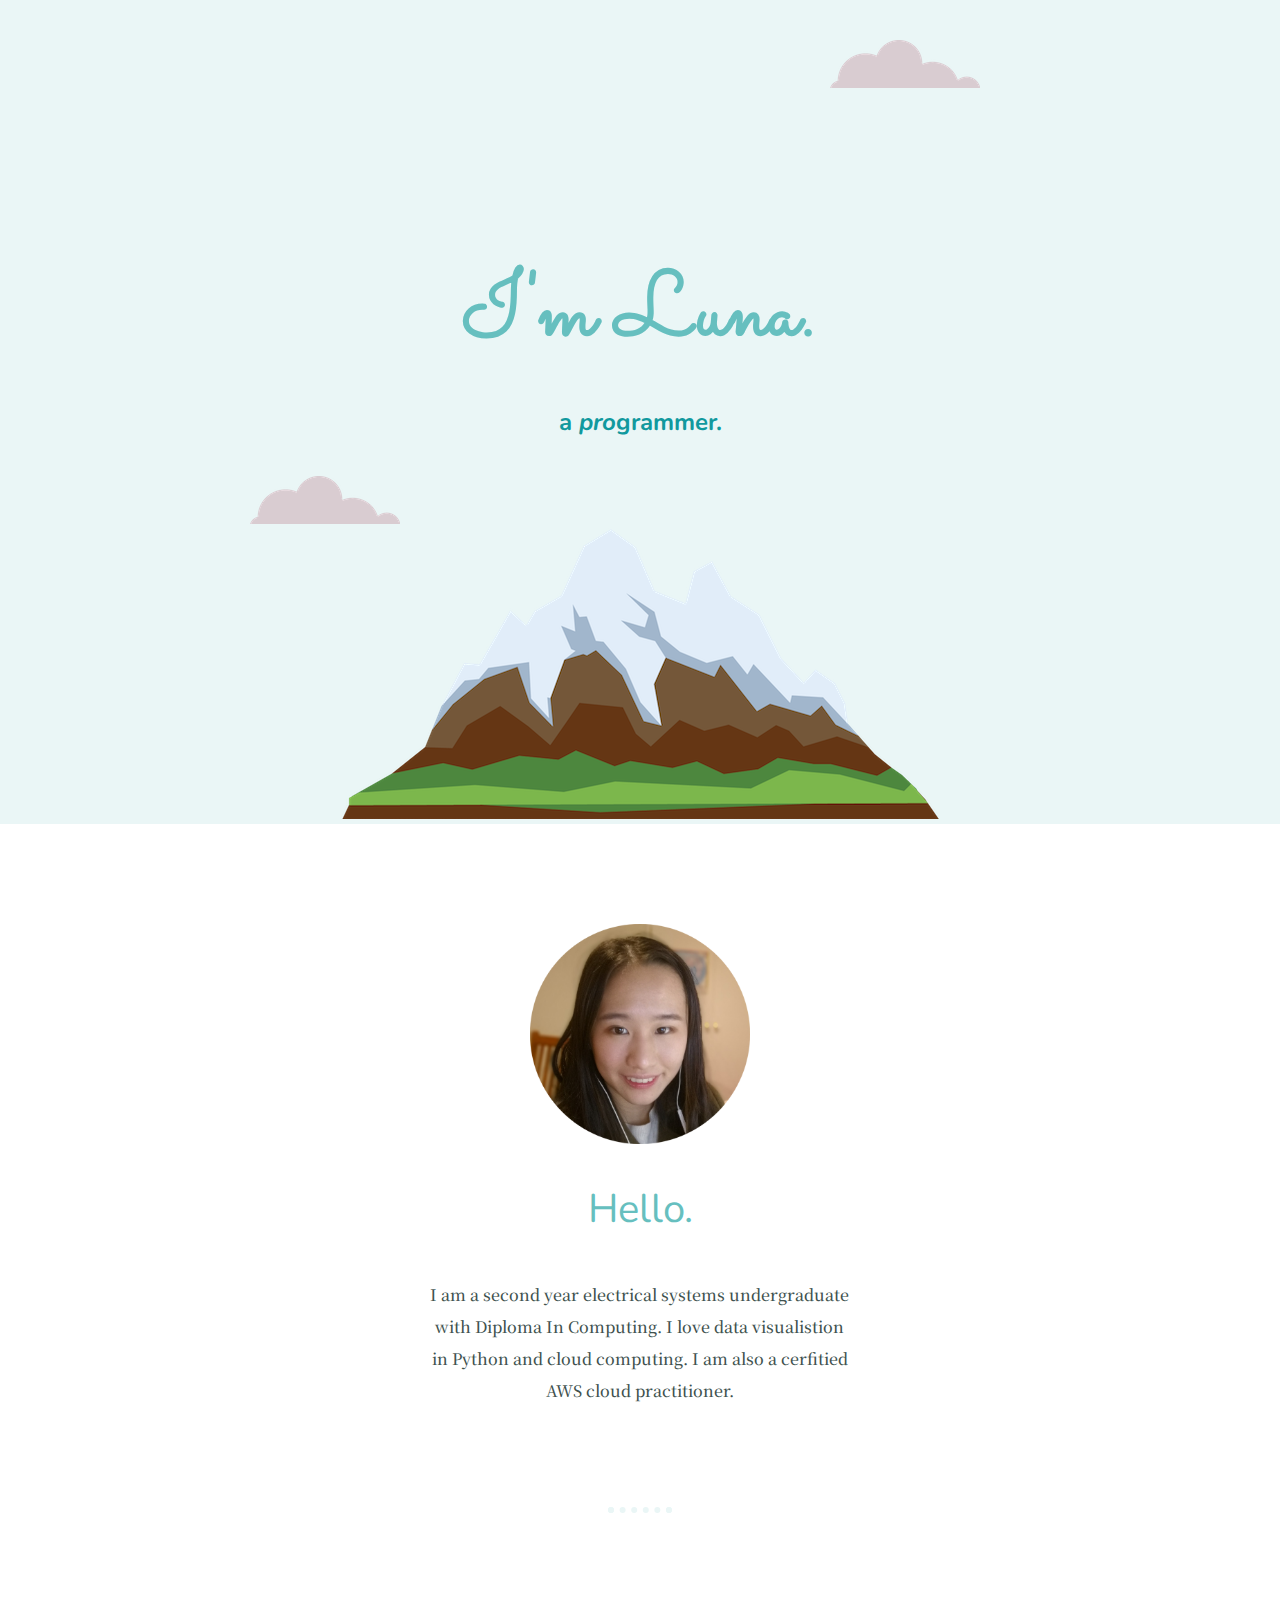
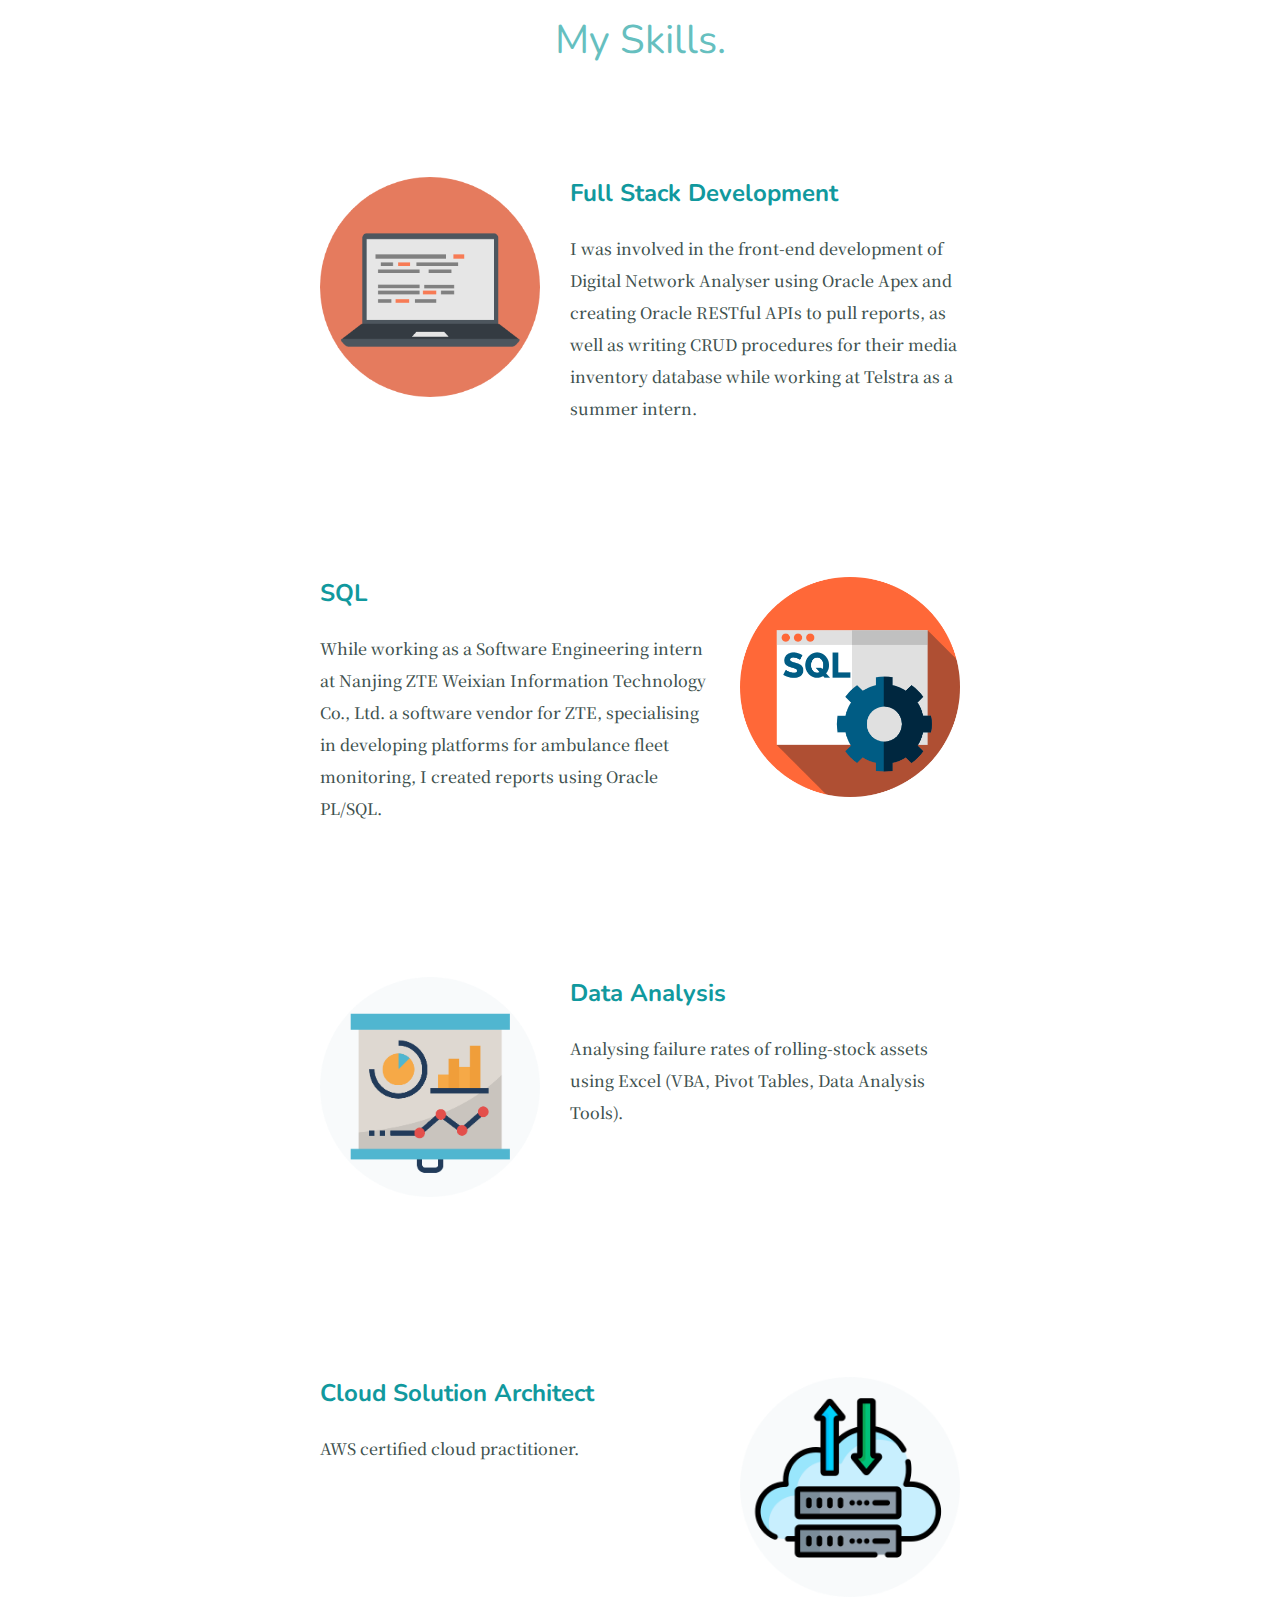
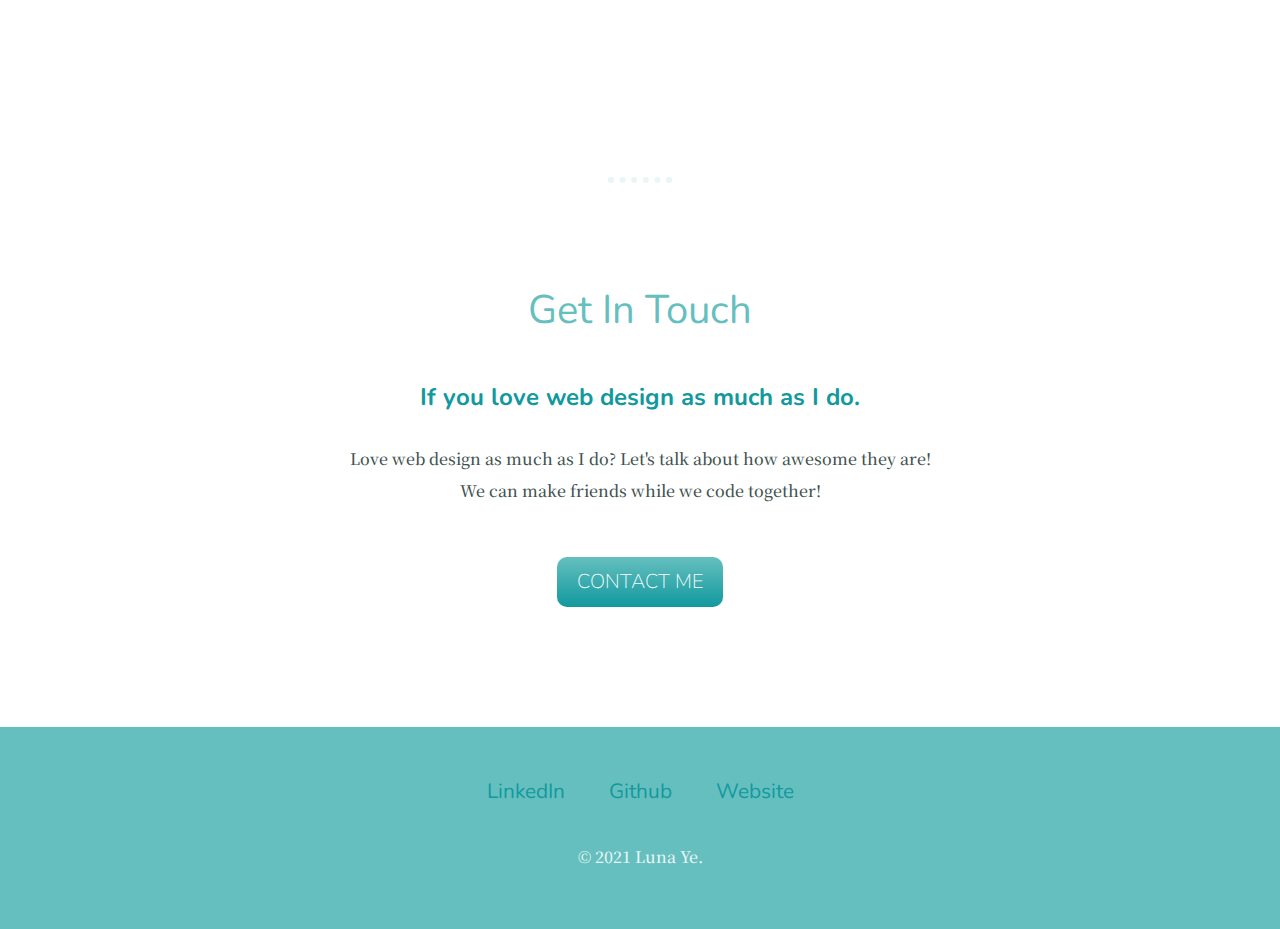
<file: index.html>
<!DOCTYPE html>
<html lang="en">
<head>
    <meta charset="UTF-8">
    <meta name="viewport" content="width=device-width, initial-scale=1.0">
    <title>Luna Ye</title>
    <link rel="stylesheet" href="css/styles.css">
    <link rel="icon" href="favicon.ico" type="image/x-icon">
    <link rel="preconnect" href="https://fonts.gstatic.com">
    <link href="https://fonts.googleapis.com/css2?family=Indie+Flower&family=Noto+Serif+JP:wght@400;500;600;700&family=Nunito:ital,wght@0,300;0,400;0,600;1,300;1,400;1,600&family=Sacramento&display=swap" rel="stylesheet">
</head>
<body>
    <div class="top-container">
        <img class="top_cloud" src="images/cloud.png" alt="cloud_image">
        <h1>I'm Luna.</h1>
        <h3>a <span>pro</span>grammer.</h3>
        <img class="bottom_cloud" src="images/cloud.png" alt="cloud_image">
        <img src="images/mountain.png" alt="moutain_image">
    </div>
    <div class="middle-container">
        <div class="profile">
          <img class="profile_photo" src="Luna_Image.png" alt="Luna's profile picture">
          <h2>Hello.</h2>
          <p class="intro">I am a second year electrical systems undergraduate with Diploma In Computing. I love data visualistion in Python and cloud computing. I am also a cerfitied AWS cloud practitioner.</p>
        </div>
        <hr>
        <div class="skills">
          <h2>My Skills.</h2>
          <div class="skill-row">
            <img class="coding" src="images/coding.png" alt="Coding">
            <h3>Full Stack Development</h3>
            <p>I was involved in the front-end development of Digital Network Analyser using Oracle Apex and creating Oracle RESTful APIs to pull reports, as well as writing CRUD procedures for their media inventory database while working at Telstra as a summer intern.</p>
          </div>
          <div class="skill-row">
            <img class="sql" src="images/sql.png" alt="SQL">
            <h3>SQL</h3>
            <p>While working as a Software Engineering intern at Nanjing ZTE Weixian Information Technology Co., Ltd. a software vendor for ZTE, specialising in developing platforms for ambulance fleet monitoring, I created reports using Oracle PL/SQL.</p>
          </div>
          <div class="skill-row">
            <img class="data_analysis" src="images/data_analysis.png" alt="Data Analysis">
            <h3>Data Analysis</h3>
            <p>Analysing failure rates of rolling-stock assets using Excel (VBA, Pivot Tables, Data Analysis Tools).</p>
          </div>
          <div class="skill-row">
            <img class="cloud_computing" src="images/cloud_computing.png" alt="Cloud">
            <h3>Cloud Solution Architect</h3>
            <p>AWS certified cloud practitioner.</p>
          </div>
        </div>
        <hr>
        <div class="contact-me">
          <h2>Get In Touch</h2>
          <h3>If you love web design as much as I do.</h3>
          <p class="message">Love web design as much as I do? Let's talk about how awesome they are!<br>
            We can make friends while we code together!</p>
          <a class="BUTTON" href="mailto:lunayework@gmail.com">CONTACT ME</a>
        </div>
    </div>
      
      
    <div class="bottom-container">
        <a class="footer-link" href="https://www.linkedin.com/in/luna-ye-a8475017a/">LinkedIn</a>
        <a class="footer-link" href="https://github.com/settings/profile">Github</a>
        <a class="footer-link" href="https://www.appbrewery.co/">Website</a>
        <p class="copyright">© 2021 Luna Ye.</p>
    </div>
      
       
       
    </div>
</body>
</html>
</file>
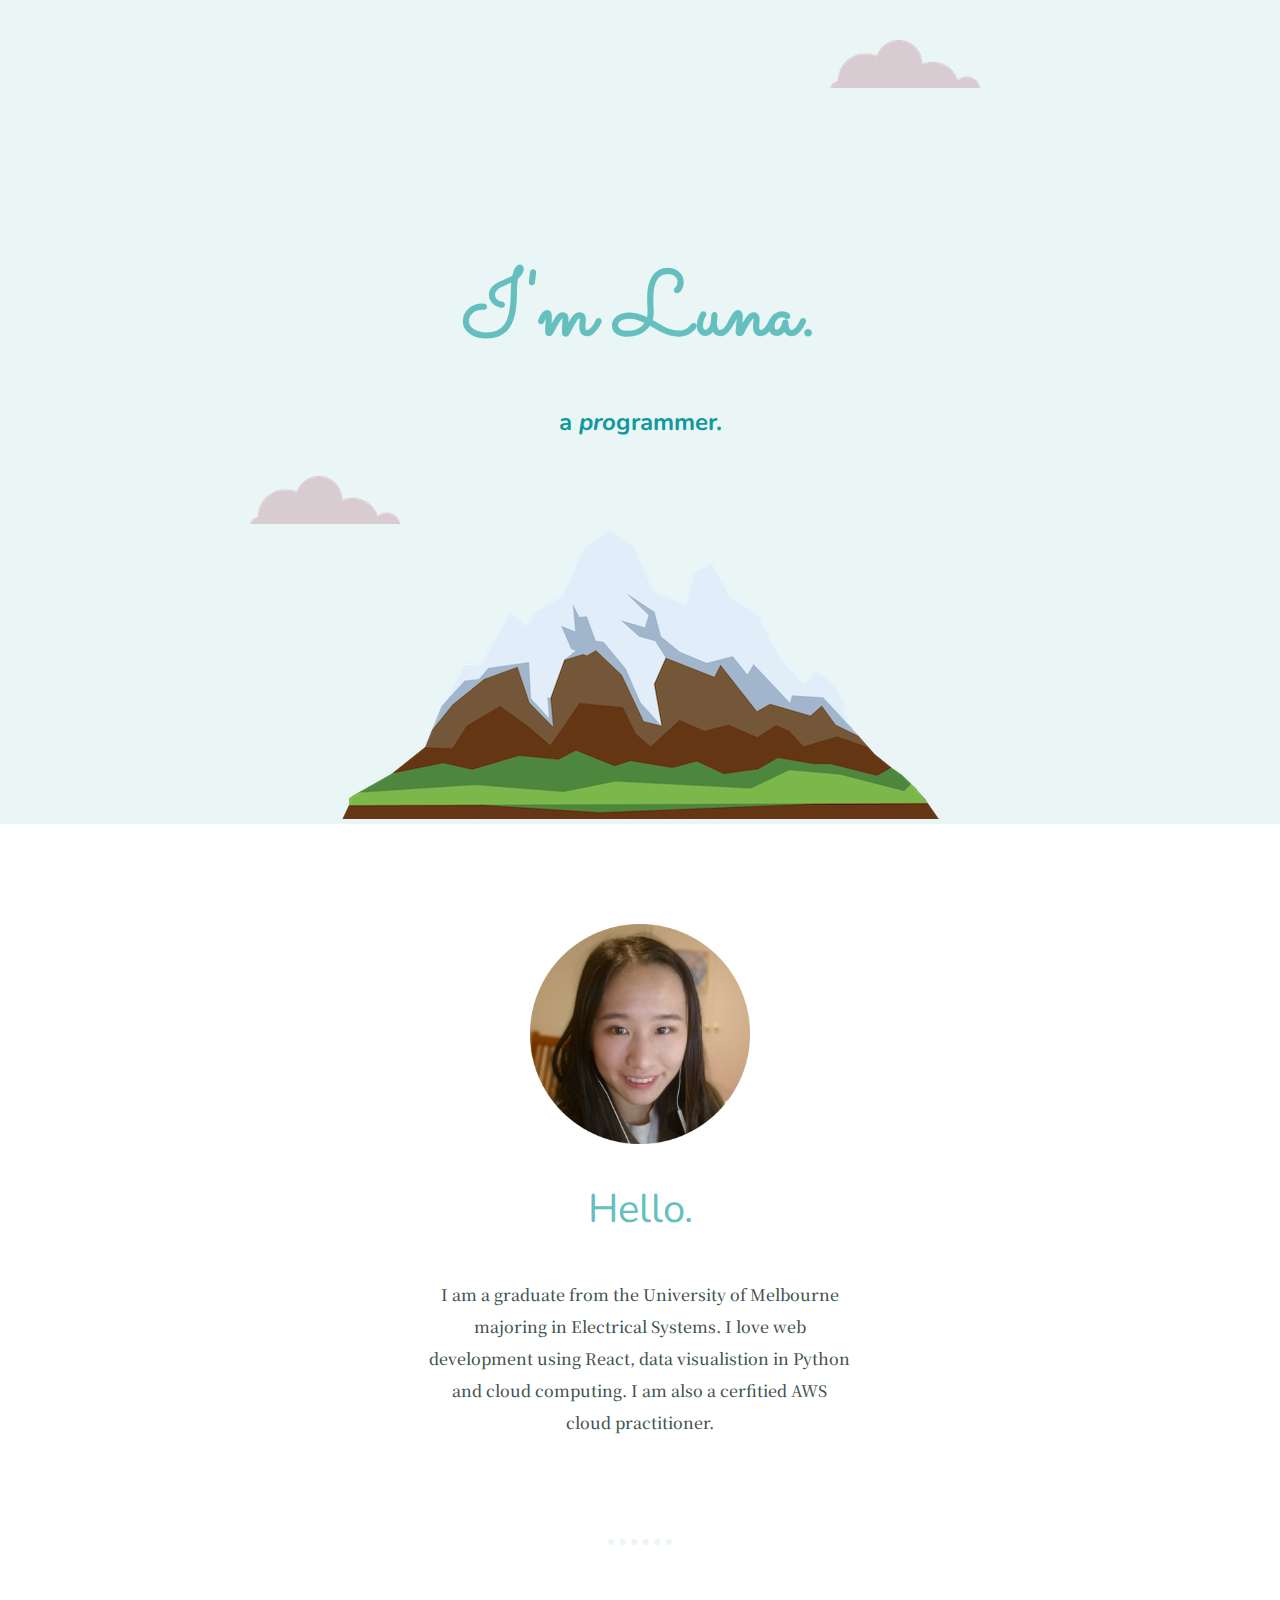
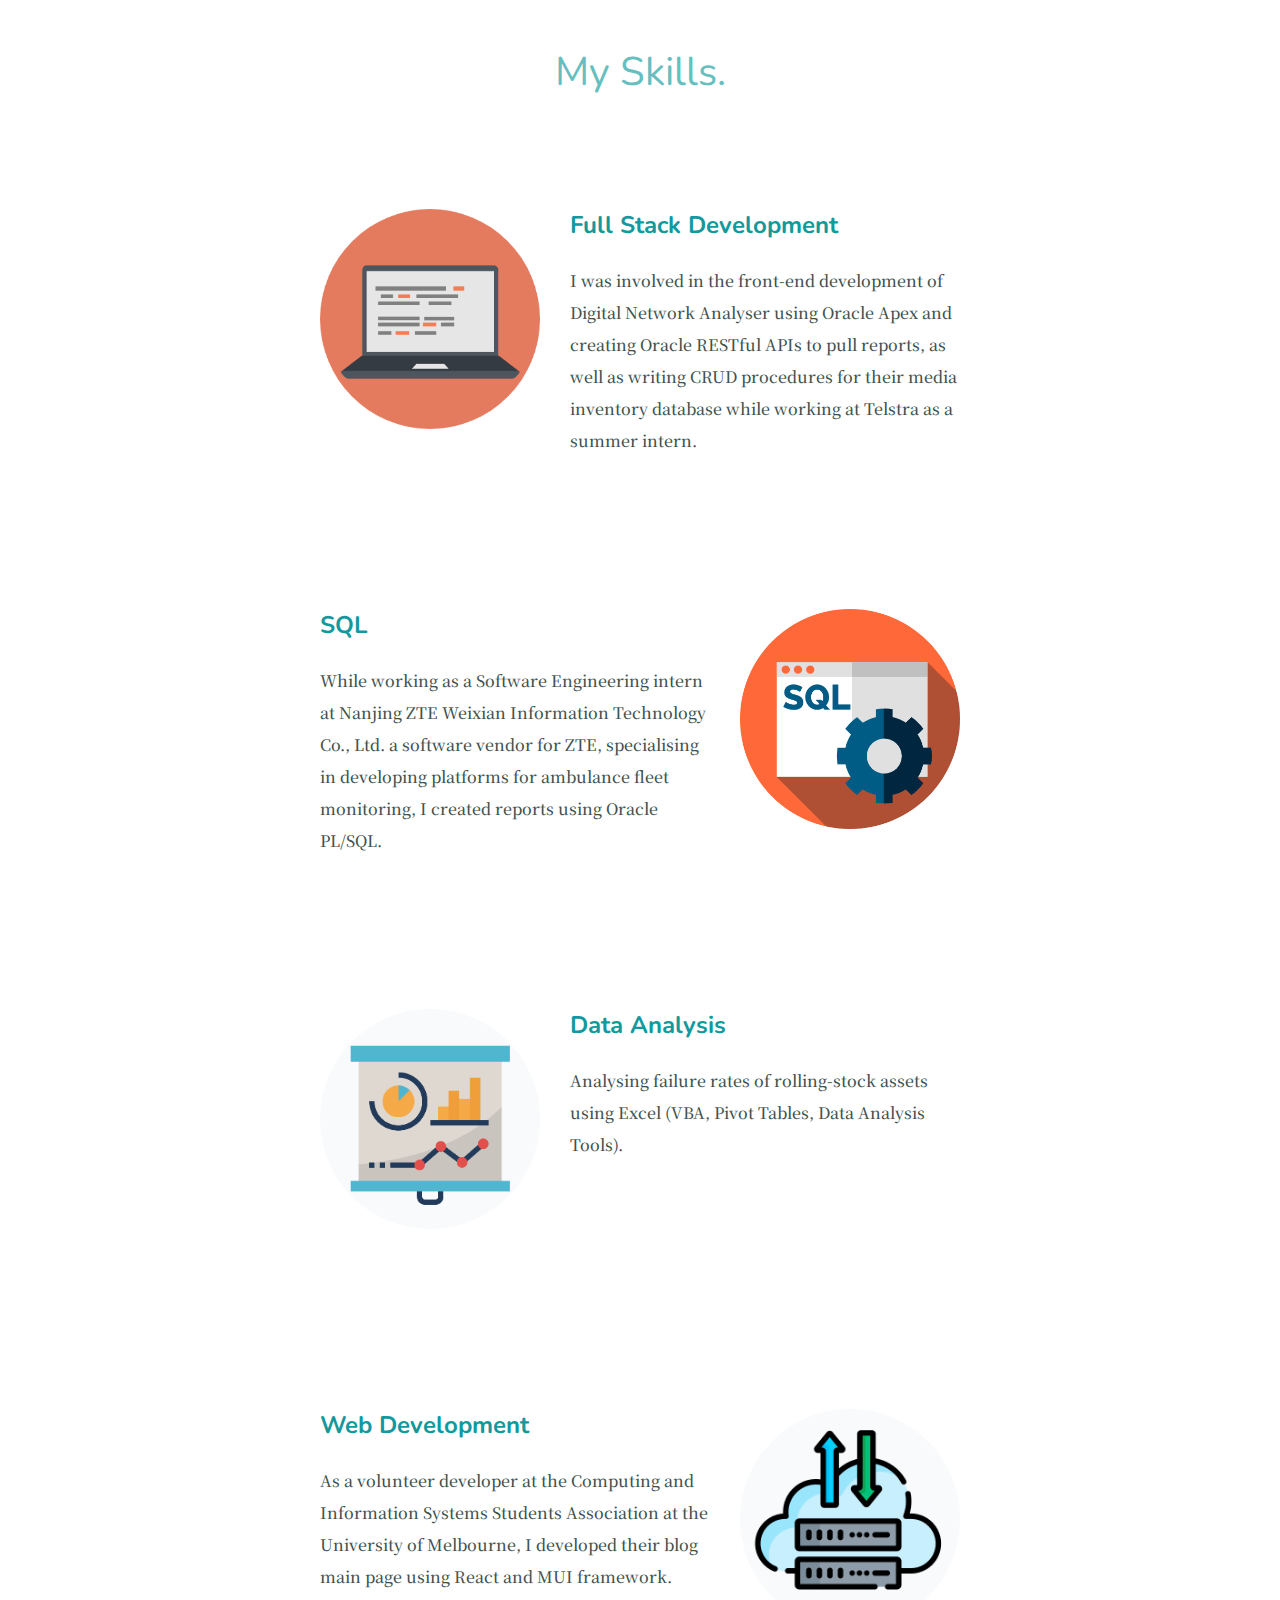
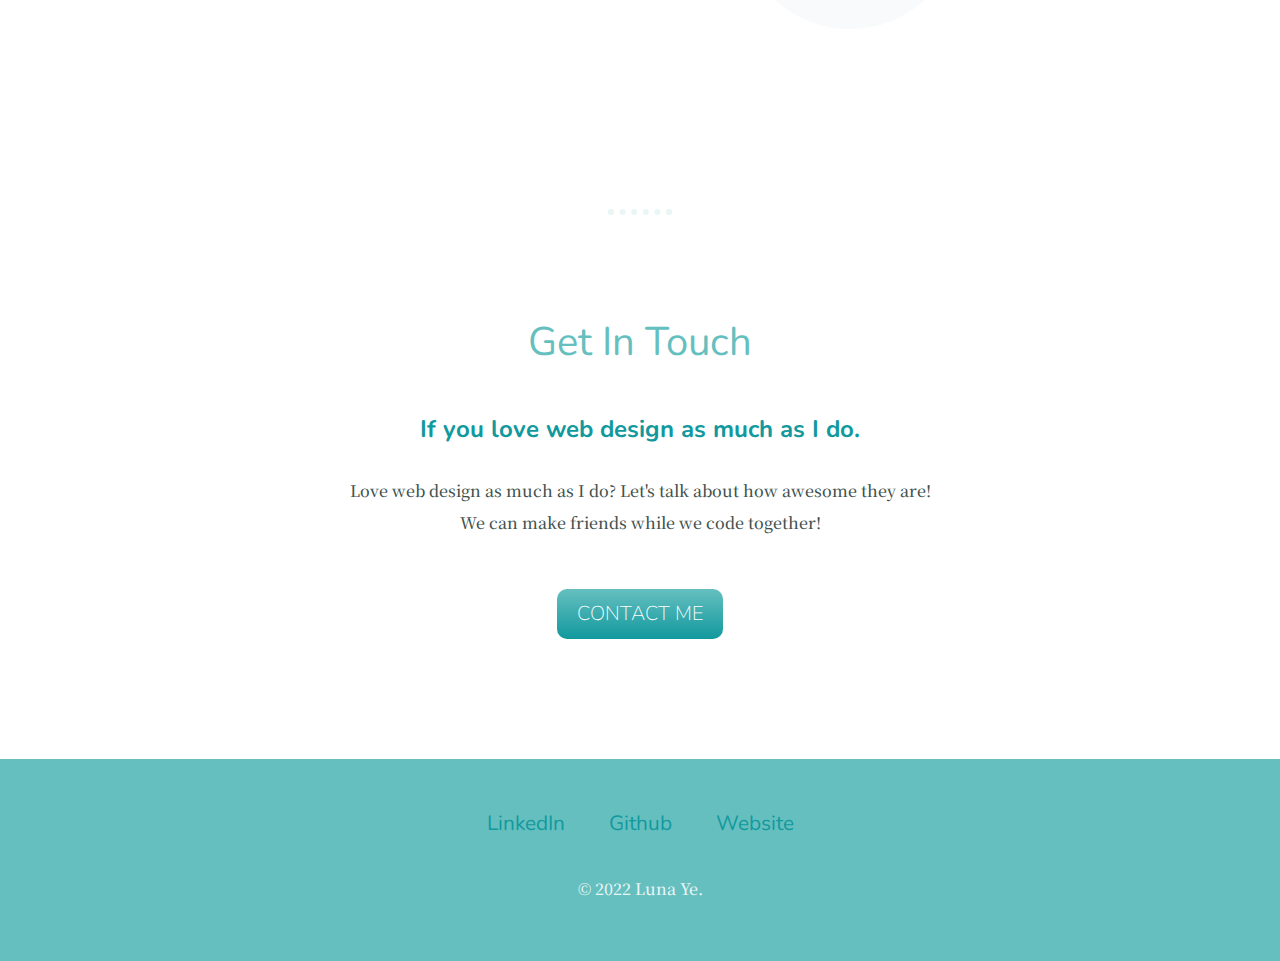
<file: CV-Page-main/index.html>
<!DOCTYPE html>
<html lang="en">
<head>
    <meta charset="UTF-8">
    <meta name="viewport" content="width=device-width, initial-scale=1.0">
    <title>Luna Ye</title>
    <link rel="stylesheet" href="css/styles.css">
    <link rel="icon" href="favicon.ico" type="image/x-icon">
    <link rel="preconnect" href="https://fonts.gstatic.com">
    <link href="https://fonts.googleapis.com/css2?family=Indie+Flower&family=Noto+Serif+JP:wght@400;500;600;700&family=Nunito:ital,wght@0,300;0,400;0,600;1,300;1,400;1,600&family=Sacramento&display=swap" rel="stylesheet">
</head>
<body>
    <div class="top-container">
        <img class="top_cloud" src="images/cloud.png" alt="cloud_image">
        <h1>I'm Luna.</h1>
        <h3>a <span>pro</span>grammer.</h3>
        <img class="bottom_cloud" src="images/cloud.png" alt="cloud_image">
        <img src="images/mountain.png" alt="moutain_image">
    </div>
    <div class="middle-container">
        <div class="profile">
          <img class="profile_photo" src="Luna_Image.png" alt="Luna's profile picture">
          <h2>Hello.</h2>
          <p class="intro">I am a graduate from the University of Melbourne majoring in Electrical Systems. I love web development using React, data visualistion in Python and cloud computing. I am also a cerfitied AWS cloud practitioner.</p>
        </div>
        <hr>
        <div class="skills">
          <h2>My Skills.</h2>
          <div class="skill-row">
            <img class="coding" src="images/coding.png" alt="Coding">
            <h3>Full Stack Development</h3>
            <p>I was involved in the front-end development of Digital Network Analyser using Oracle Apex and creating Oracle RESTful APIs to pull reports, as well as writing CRUD procedures for their media inventory database while working at Telstra as a summer intern.</p>
          </div>
          <div class="skill-row">
            <img class="sql" src="images/sql.png" alt="SQL">
            <h3>SQL</h3>
            <p>While working as a Software Engineering intern at Nanjing ZTE Weixian Information Technology Co., Ltd. a software vendor for ZTE, specialising in developing platforms for ambulance fleet monitoring, I created reports using Oracle PL/SQL.</p>
          </div>
          <div class="skill-row">
            <img class="data_analysis" src="images/data_analysis.png" alt="Data Analysis">
            <h3>Data Analysis</h3>
            <p>Analysing failure rates of rolling-stock assets using Excel (VBA, Pivot Tables, Data Analysis Tools).</p>
          </div>
          <div class="skill-row">
            <img class="cloud_computing" src="images/cloud_computing.png" alt="Cloud">
            <h3>Web Development</h3>
            <p>As a volunteer developer at the Computing and Information Systems Students Association at the University of Melbourne, I developed their blog main page using React and MUI framework.</p>
          </div>
        </div>
        <hr>
        <div class="contact-me">
          <h2>Get In Touch</h2>
          <h3>If you love web design as much as I do.</h3>
          <p class="message">Love web design as much as I do? Let's talk about how awesome they are!<br>
            We can make friends while we code together!</p>
          <a class="BUTTON" href="mailto:lunayework@gmail.com">CONTACT ME</a>
        </div>
    </div>
      
      
    <div class="bottom-container">
        <a class="footer-link" href="https://www.linkedin.com/in/luna-ye-a8475017a/">LinkedIn</a>
        <a class="footer-link" href="https://github.com/Lunalulululu">Github</a>
        <a class="footer-link" href="https://lunalulululu.github.io/CV-Page/">Website</a>
        <p class="copyright">© 2022 Luna Ye.</p>
    </div>
      
       
       
    </div>
</body>
</html>
</file>
<file: css/styles.css>
body{
    color:#40514E;
    margin:0;
    text-align:center;
    font-family:'Noto Serif JP', serif;
}
h1{
    font-size: 5.625rem;
    margin:50px auto 0 auto;
    font-family: 'Sacramento', cursive;
    color: #66BFBF;
}
h2{
    font-family: 'Nunito', sans-serif;
    font-size: 2.5rem;
    color: #66BFBF;
    font-weight:normal;
    padding-bottom: 10px;
}
h3{
    font-family: 'Nunito', sans-serif;
    font-size:1.5rem;
    color: #11999E;

}
hr{
    border:dotted #EAF6F6 6px;
    border-bottom: none;
    width: 4%;
    margin:100px auto;
}

span{
    font-style:italic;
}
p{
    font-weight:500;
    line-height:2;
}

.profile_photo{
    height:220px;
    width:220px;
}
.coding{
    height:220px;
    width:220px;
    float:left;
    margin-right: 30px;
}
.sql{
    height:220px;
    width:220px;
    float:right;
    margin-left: 30px;
}
.data_analysis{
    height:220px;
    width:220px;
    float:left;
    margin-right: 30px;
}
.cloud_computing{
    height:220px;
    width:220px;
    float:right;
    margin-left: 30px;
}


.top-container{
    background-color:#eaf6f6;
    padding-top:200px;
    position:relative;
}

.intro{
    margin:30px auto 0 auto;
    width:33%;
}

.middle-container{
    margin:100px 0 100px 0;
    background-color:white;
}
.bottom-container{
    background-color:#66BFBF;
    padding:50px 0 20px;
}
.footer-link{
    font-family:'Nunito', sans-serif;
    font-size:1.3rem;
    margin:10px 20px;
    color:#11999e;
    text-decoration: none;
}
a:hover{
    color:#eaf6f6;
}
.copyright{
    color:#eaf6f6;
    padding:20px 0;
}
.top_cloud{
    position: absolute;
    right:300px;
    top:40px;
}

.bottom_cloud{
    position:absolute;
    left:250px;
    bottom:300px;
}
.contact-message{
    width:40%;
    margin:40px auto 60px;
}
.skill-row{
    width:50%;
    margin:100px auto 100px auto;
    text-align: left;
    height:300px;
}



.message{
    margin:30px auto;
}



.BUTTON {
    background: #66BFBF;
    background-image: -webkit-linear-gradient(top, #66BFBF, #11999E);
    background-image: -moz-linear-gradient(top, #66BFBF, #11999E);
    background-image: -ms-linear-gradient(top, #66BFBF, #11999E);
    background-image: -o-linear-gradient(top, #66BFBF, #11999E);
    background-image: -webkit-gradient(to bottom, #66BFBF, #11999E);
    -webkit-border-radius: 20px;
    -moz-border-radius: 20px;
    border-radius: 10px;
    line-height: 50px;
    color: #FFFFFF;
    font-family:'Nunito', sans-serif;
    padding: 0px 20px 0px 20px;
    font-size: 20px;
    font-weight: 100;
    text-decoration: none;
    display: inline-block;
    cursor: pointer;
    text-align: center;
    margin:20px auto;
}
 
 .BUTTON:hover {
    background: #30e3cb;
    background-image: -webkit-linear-gradient(top, #30e3cb, #2bc4ad);
    background-image: -moz-linear-gradient(top, #30e3cb,  #2bc4ad);
    background-image: -ms-linear-gradient(top,  #30e3cb,  #2bc4ad);
    background-image: -o-linear-gradient(top,  #30e3cb,  #2bc4ad);
    background-image: -webkit-gradient(to bottom, #30e3cb,  #2bc4ad);
    -webkit-border-radius: 20px;
    -moz-border-radius: 20px;
    border-radius: 10px;
    text-decoration: none;
 }
</file>
<file: CV-Page-main/css/styles.css>
body{
    color:#40514E;
    margin:0;
    text-align:center;
    font-family:'Noto Serif JP', serif;
}
h1{
    font-size: 5.625rem;
    margin:50px auto 0 auto;
    font-family: 'Sacramento', cursive;
    color: #66BFBF;
}
h2{
    font-family: 'Nunito', sans-serif;
    font-size: 2.5rem;
    color: #66BFBF;
    font-weight:normal;
    padding-bottom: 10px;
}
h3{
    font-family: 'Nunito', sans-serif;
    font-size:1.5rem;
    color: #11999E;

}
hr{
    border:dotted #EAF6F6 6px;
    border-bottom: none;
    width: 4%;
    margin:100px auto;
}

span{
    font-style:italic;
}
p{
    font-weight:500;
    line-height:2;
}

.profile_photo{
    height:220px;
    width:220px;
}
.coding{
    height:220px;
    width:220px;
    float:left;
    margin-right: 30px;
}
.sql{
    height:220px;
    width:220px;
    float:right;
    margin-left: 30px;
}
.data_analysis{
    height:220px;
    width:220px;
    float:left;
    margin-right: 30px;
}
.cloud_computing{
    height:220px;
    width:220px;
    float:right;
    margin-left: 30px;
}


.top-container{
    background-color:#eaf6f6;
    padding-top:200px;
    position:relative;
}

.intro{
    margin:30px auto 0 auto;
    width:33%;
}

.middle-container{
    margin:100px 0 100px 0;
    background-color:white;
}
.bottom-container{
    background-color:#66BFBF;
    padding:50px 0 20px;
}
.footer-link{
    font-family:'Nunito', sans-serif;
    font-size:1.3rem;
    margin:10px 20px;
    color:#11999e;
    text-decoration: none;
}
a:hover{
    color:#eaf6f6;
}
.copyright{
    color:#eaf6f6;
    padding:20px 0;
}
.top_cloud{
    position: absolute;
    right:300px;
    top:40px;
}

.bottom_cloud{
    position:absolute;
    left:250px;
    bottom:300px;
}
.contact-message{
    width:40%;
    margin:40px auto 60px;
}
.skill-row{
    width:50%;
    margin:100px auto 100px auto;
    text-align: left;
    height:300px;
}



.message{
    margin:30px auto;
}



.BUTTON {
    background: #66BFBF;
    background-image: -webkit-linear-gradient(top, #66BFBF, #11999E);
    background-image: -moz-linear-gradient(top, #66BFBF, #11999E);
    background-image: -ms-linear-gradient(top, #66BFBF, #11999E);
    background-image: -o-linear-gradient(top, #66BFBF, #11999E);
    background-image: -webkit-gradient(to bottom, #66BFBF, #11999E);
    -webkit-border-radius: 20px;
    -moz-border-radius: 20px;
    border-radius: 10px;
    line-height: 50px;
    color: #FFFFFF;
    font-family:'Nunito', sans-serif;
    padding: 0px 20px 0px 20px;
    font-size: 20px;
    font-weight: 100;
    text-decoration: none;
    display: inline-block;
    cursor: pointer;
    text-align: center;
    margin:20px auto;
}
 
 .BUTTON:hover {
    background: #30e3cb;
    background-image: -webkit-linear-gradient(top, #30e3cb, #2bc4ad);
    background-image: -moz-linear-gradient(top, #30e3cb,  #2bc4ad);
    background-image: -ms-linear-gradient(top,  #30e3cb,  #2bc4ad);
    background-image: -o-linear-gradient(top,  #30e3cb,  #2bc4ad);
    background-image: -webkit-gradient(to bottom, #30e3cb,  #2bc4ad);
    -webkit-border-radius: 20px;
    -moz-border-radius: 20px;
    border-radius: 10px;
    text-decoration: none;
 }
</file>
